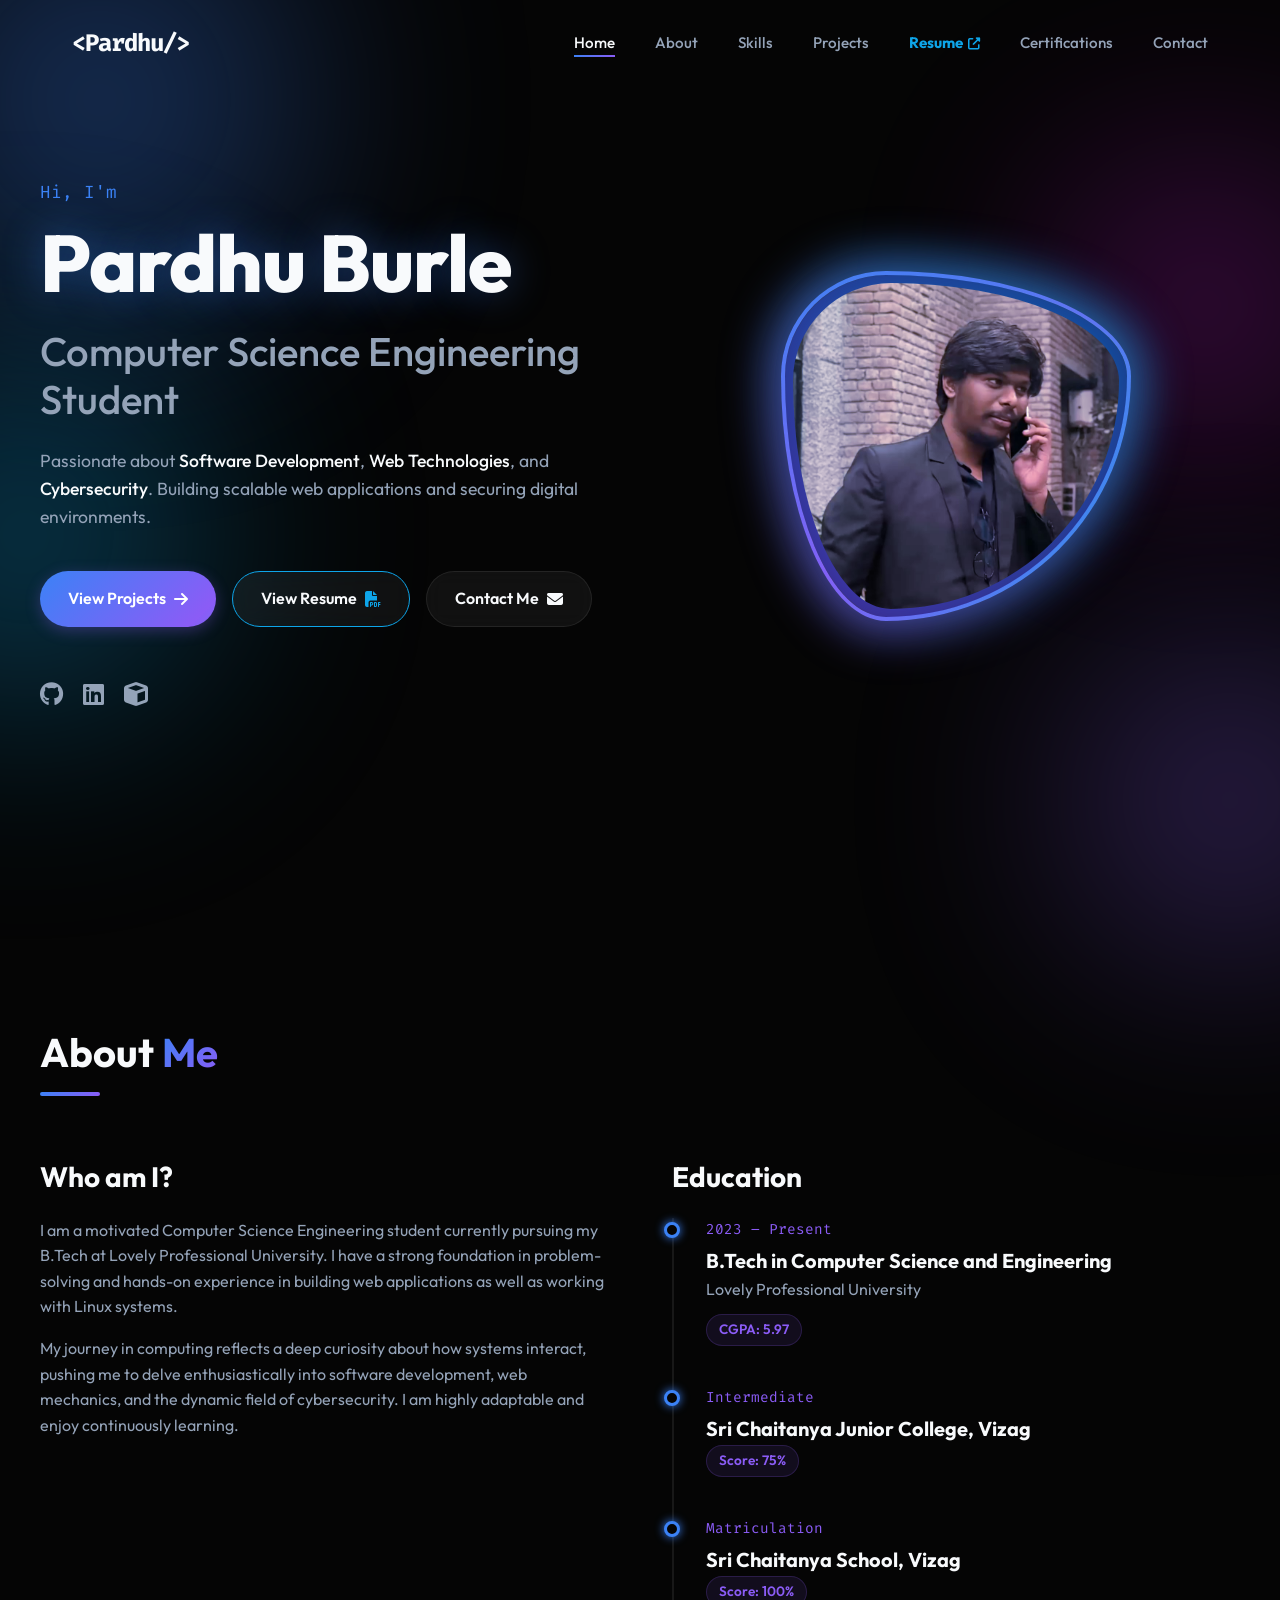
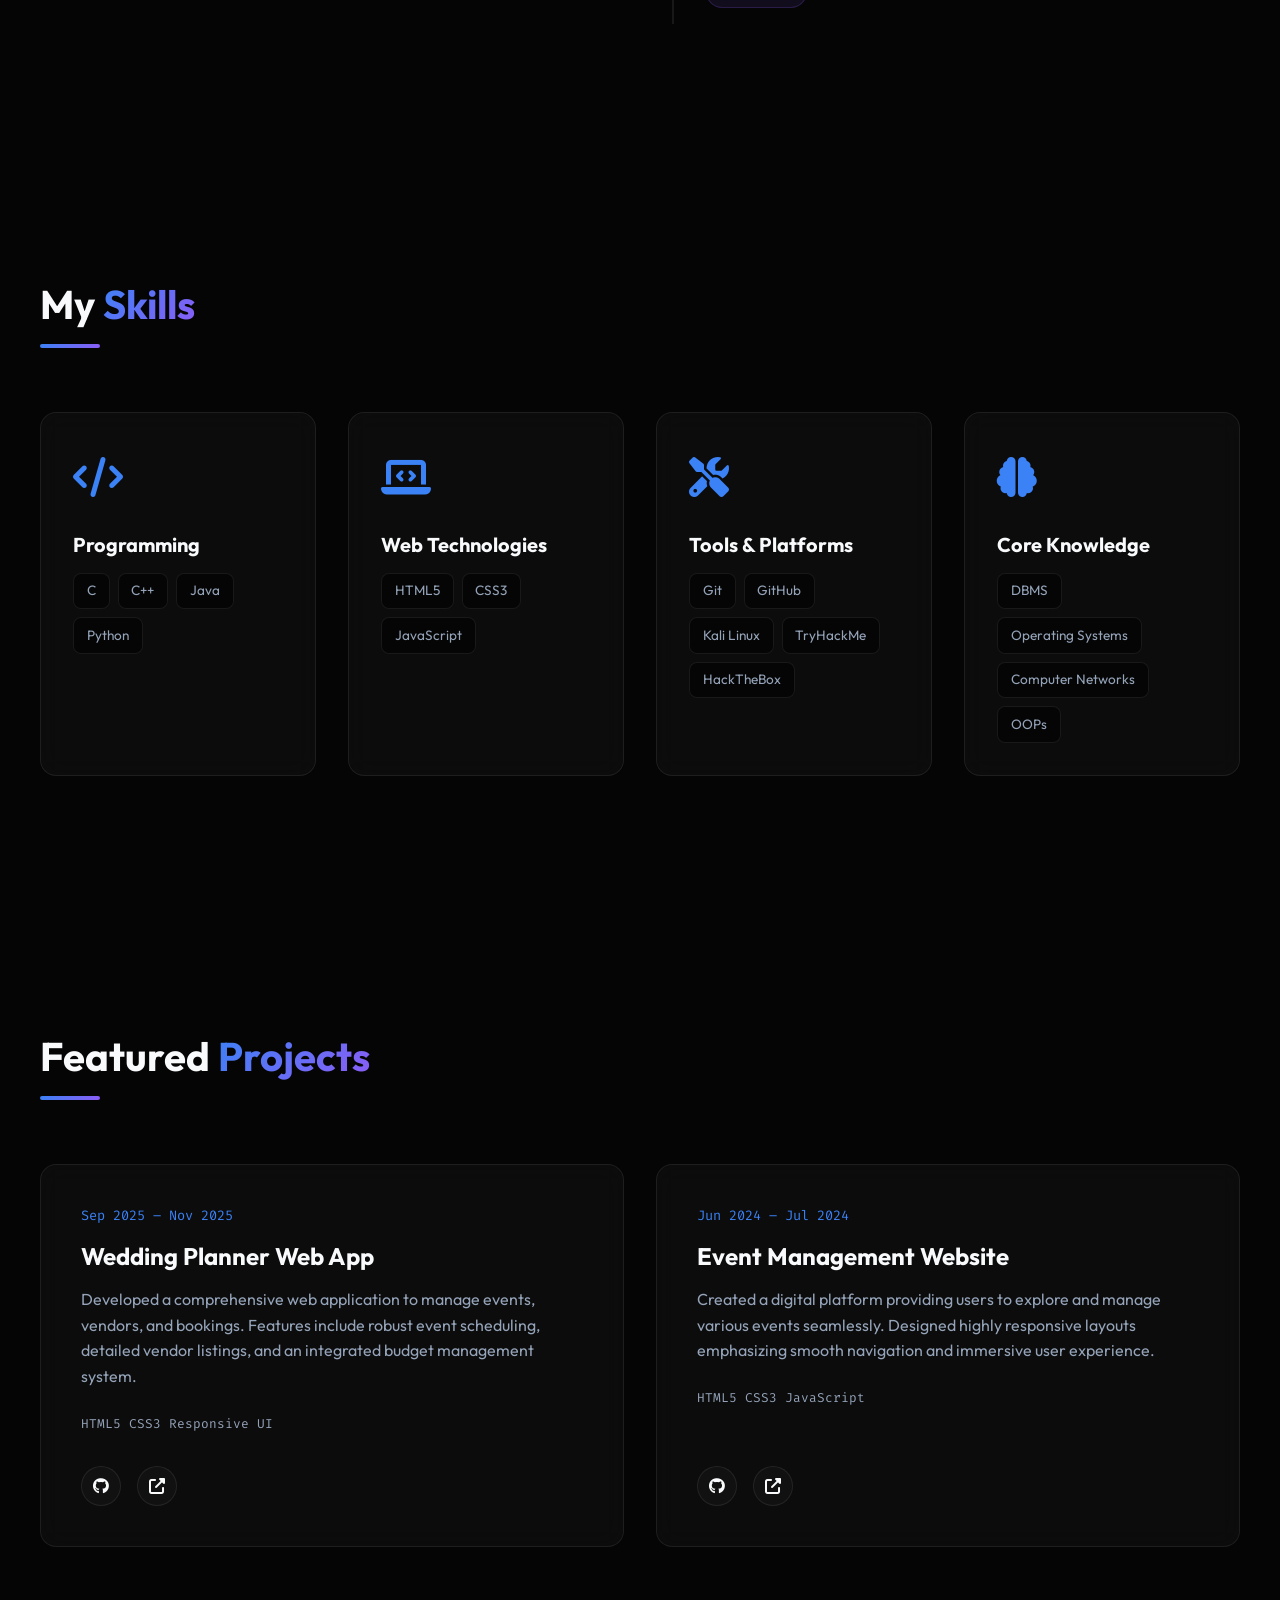
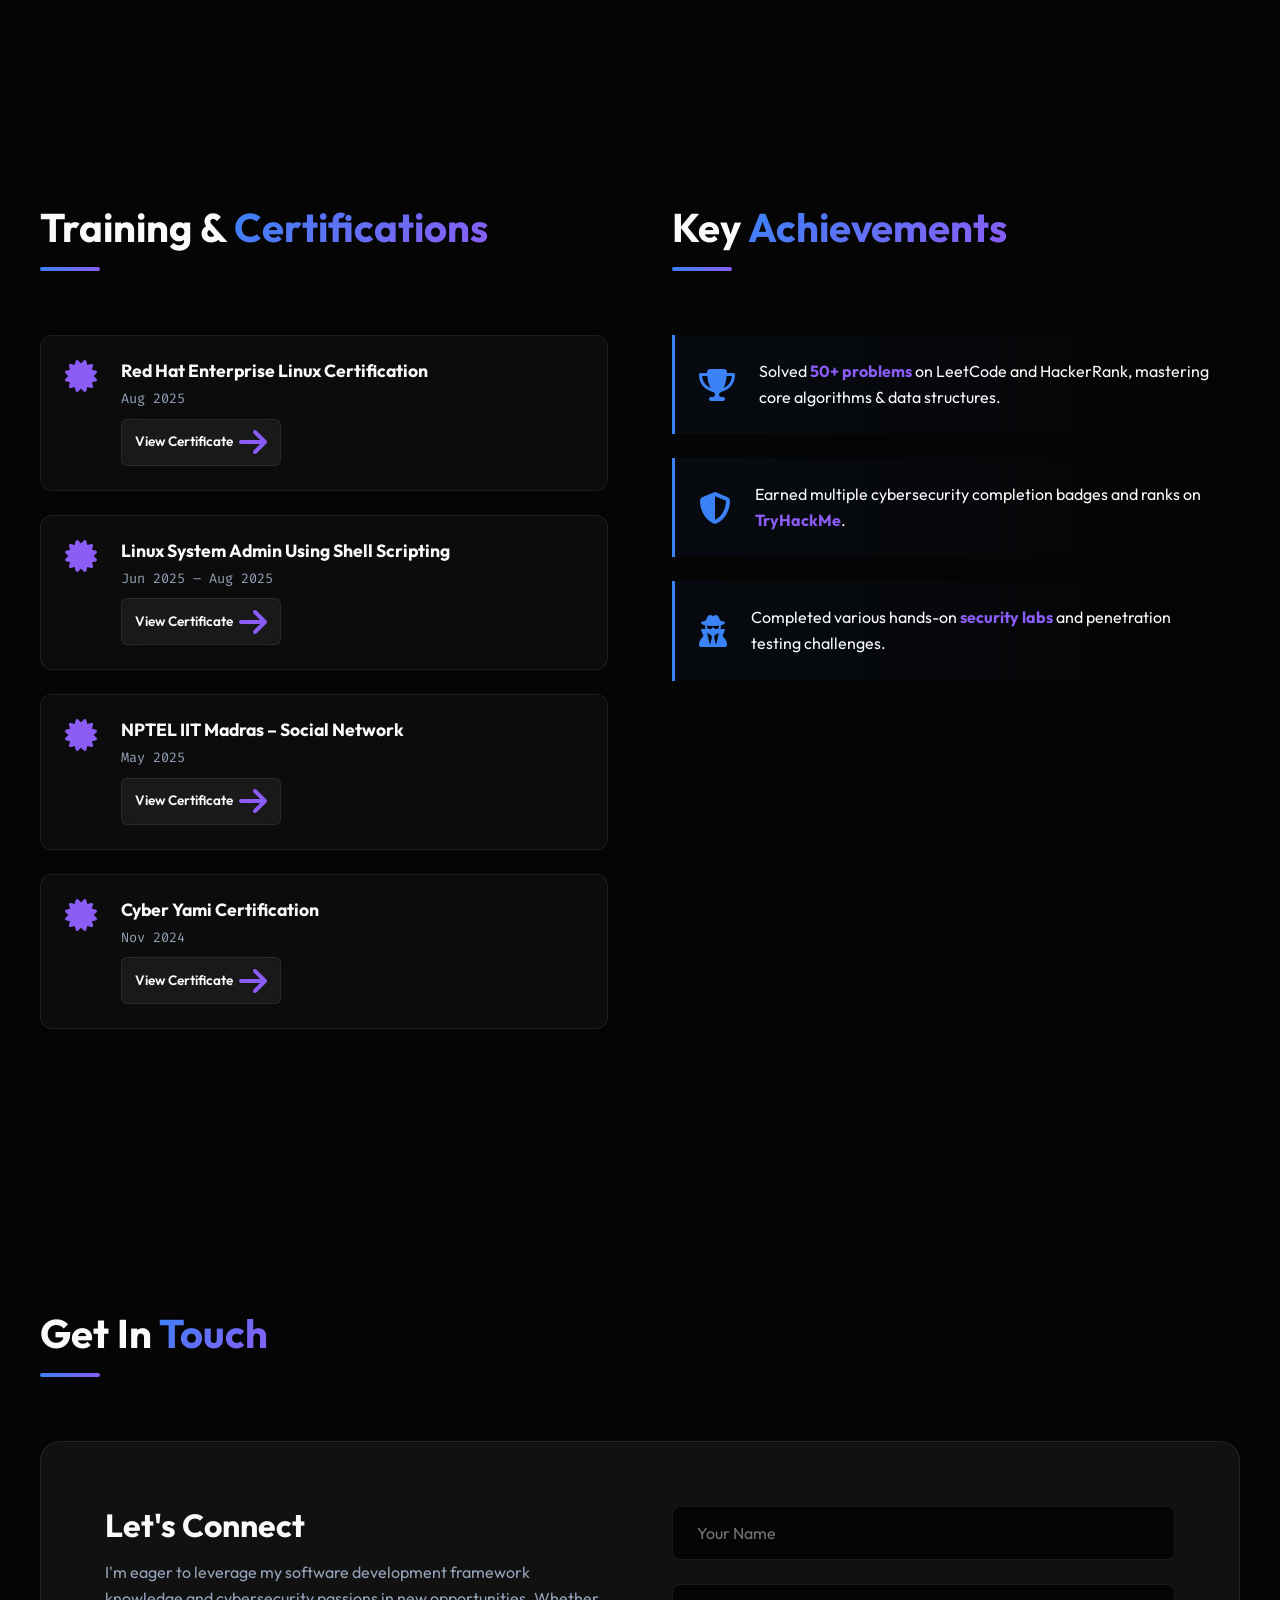
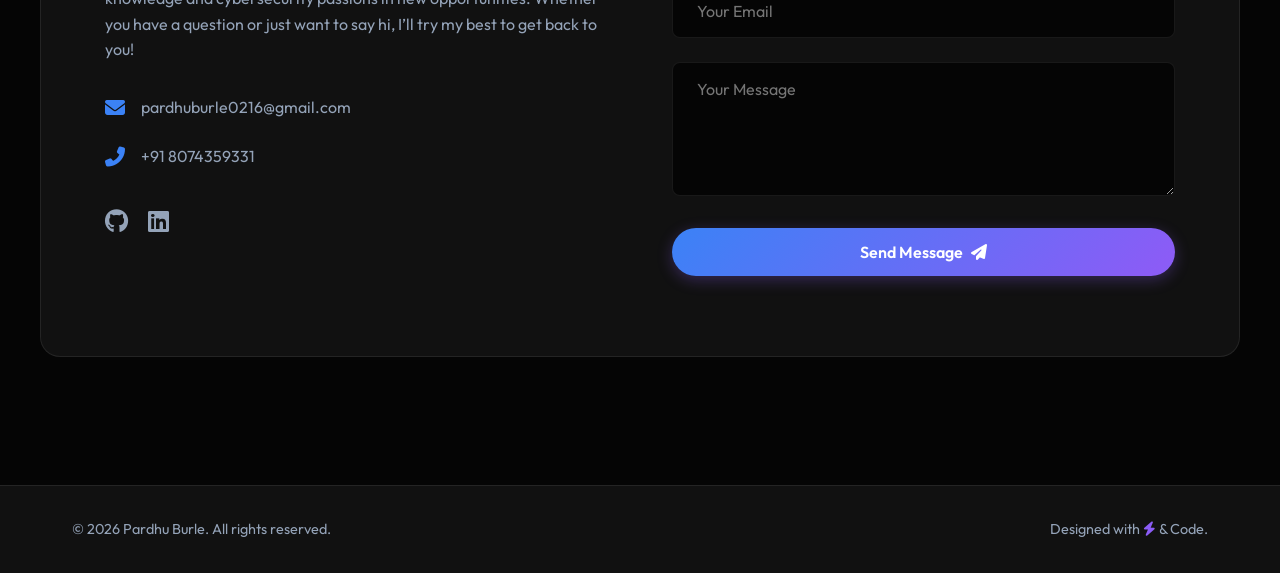
<file: index.html>
<!DOCTYPE html>
<html lang="en">
<head>
    <meta charset="UTF-8">
    <meta name="viewport" content="width=device-width, initial-scale=1.0">
    <title>Pardhu Burle | Portfolio</title>
    <meta name="description" content="Portfolio of Pardhu Burle, Computer Science Engineering student specializing in web technologies and cybersecurity.">
    <!-- Google Fonts -->
    <link href="https://fonts.googleapis.com/css2?family=Outfit:wght@300;400;500;600;700;800&display=swap" rel="stylesheet">
    <link href="https://fonts.googleapis.com/css2?family=Fira+Code:wght@400;500&display=swap" rel="stylesheet">
    <!-- FontAwesome -->
    <link rel="stylesheet" href="https://cdnjs.cloudflare.com/ajax/libs/font-awesome/6.4.0/css/all.min.css">
    <!-- Custom CSS -->
    <link rel="stylesheet" href="style.css">
</head>
<body>
    <!-- Background Gradient Orbs -->
    <div class="glow-bg glow-1"></div>
    <div class="glow-bg glow-2"></div>
    <div class="glow-bg glow-3"></div>
    <div class="glow-bg glow-4"></div>

    <!-- Navigation Bar -->
    <header>
        <nav class="navbar container">
            <a href="#home" class="logo">&lt;Pardhu/&gt;</a>
            <ul class="nav-links">
                <li><a href="#home" class="active">Home</a></li>
                <li><a href="#about">About</a></li>
                <li><a href="#skills">Skills</a></li>
                <li><a href="#projects">Projects</a></li>
                <li><a href="CV_202603101530105610_12312298.pdf" target="_blank" style="color: var(--accent); font-weight: 700;">Resume <i class="fas fa-external-link-alt" style="font-size: 0.8em; margin-left: 2px;"></i></a></li>
                <li><a href="#certifications">Certifications</a></li>
                <li><a href="#contact">Contact</a></li>
            </ul>
            <div class="hamburger">
                <i class="fas fa-bars"></i>
            </div>
        </nav>
    </header>

    <main>
        <!-- Home Section -->
        <section id="home" class="hero container section-padding">
            <div class="hero-content reveal">
                <p class="subtitle">Hi, I'm</p>
                <h1 class="title">Pardhu Burle</h1>
                <h2 class="role">Computer Science Engineering Student</h2>
                <p class="description">
                    Passionate about <span>Software Development</span>, <span>Web Technologies</span>, and <span>Cybersecurity</span>. 
                    Building scalable web applications and securing digital environments.
                </p>
                <div class="hero-cta">
                    <a href="#projects" class="btn btn-primary">View Projects <i class="fas fa-arrow-right"></i></a>
                    <a href="CV_202603101530105610_12312298.pdf" target="_blank" class="btn btn-outline" style="border-color: var(--accent); color: var(--text-primary);">View Resume <i class="fas fa-file-pdf" style="color: var(--accent);"></i></a>
                    <a href="#contact" class="btn btn-outline">Contact Me <i class="fas fa-envelope"></i></a>
                </div>
                <div class="social-links">
                    <a href="https://github.com/Pardhu-Burle" target="_blank"><i class="fab fa-github"></i></a>
                    <a href="https://www.linkedin.com/in/b-pardhu/" target="_blank"><i class="fab fa-linkedin"></i></a>
                    <!-- TryHackMe/HackTheBox icons (using cube as placeholder) -->
                    <a href="#" target="_blank" title="TryHackMe"><i class="fas fa-cube"></i></a>
                </div>
            </div>
            <div class="hero-image reveal">
                <div class="image-wrapper">
                    <img id="profile-img" src="WhatsApp Image 2026-03-23 at 11.54.32 PM.jpeg" alt="Pardhu Burle">
                    <div class="orb"></div>
                </div>
            </div>
        </section>

        <!-- About Section -->
        <section id="about" class="about container section-padding">
            <div class="section-title reveal">
                <h2>About <span>Me</span></h2>
                <div class="line"></div>
            </div>
            <div class="about-content">
                <div class="about-text reveal">
                    <h3>Who am I?</h3>
                    <p>I am a motivated Computer Science Engineering student currently pursuing my B.Tech at Lovely Professional University. I have a strong foundation in problem-solving and hands-on experience in building web applications as well as working with Linux systems.</p>
                    <p>My journey in computing reflects a deep curiosity about how systems interact, pushing me to delve enthusiastically into software development, web mechanics, and the dynamic field of cybersecurity. I am highly adaptable and enjoy continuously learning.</p>
                </div>
                <div class="education reveal">
                    <h3>Education</h3>
                    <div class="timeline">
                        <div class="timeline-item">
                            <div class="timeline-dot"></div>
                            <div class="timeline-date">2023 – Present</div>
                            <h4>B.Tech in Computer Science and Engineering</h4>
                            <p>Lovely Professional University</p>
                            <span class="badge">CGPA: 5.97</span>
                        </div>
                        <div class="timeline-item">
                            <div class="timeline-dot"></div>
                            <div class="timeline-date">Intermediate</div>
                            <h4>Sri Chaitanya Junior College, Vizag</h4>
                            <span class="badge">Score: 75%</span>
                        </div>
                        <div class="timeline-item">
                            <div class="timeline-dot"></div>
                            <div class="timeline-date">Matriculation</div>
                            <h4>Sri Chaitanya School, Vizag</h4>
                            <span class="badge">Score: 100%</span>
                        </div>
                    </div>
                </div>
            </div>
        </section>

        <!-- Skills Section -->
        <section id="skills" class="skills container section-padding">
            <div class="section-title reveal">
                <h2>My <span>Skills</span></h2>
                <div class="line"></div>
            </div>
            <div class="skills-grid reveal">
                <!-- Card 1 -->
                <div class="skill-card">
                    <div class="skill-icon"><i class="fas fa-code"></i></div>
                    <h3>Programming</h3>
                    <div class="skill-tags">
                        <span>C</span>
                        <span>C++</span>
                        <span>Java</span>
                        <span>Python</span>
                    </div>
                </div>
                <!-- Card 2 -->
                <div class="skill-card">
                    <div class="skill-icon"><i class="fas fa-laptop-code"></i></div>
                    <h3>Web Technologies</h3>
                    <div class="skill-tags">
                        <span>HTML5</span>
                        <span>CSS3</span>
                        <span>JavaScript</span>
                    </div>
                </div>
                <!-- Card 3 -->
                <div class="skill-card">
                    <div class="skill-icon"><i class="fas fa-tools"></i></div>
                    <h3>Tools & Platforms</h3>
                    <div class="skill-tags">
                        <span>Git</span>
                        <span>GitHub</span>
                        <span>Kali Linux</span>
                        <span>TryHackMe</span>
                        <span>HackTheBox</span>
                    </div>
                </div>
                <!-- Card 4 -->
                <div class="skill-card">
                    <div class="skill-icon"><i class="fas fa-brain"></i></div>
                    <h3>Core Knowledge</h3>
                    <div class="skill-tags">
                        <span>DBMS</span>
                        <span>Operating Systems</span>
                        <span>Computer Networks</span>
                        <span>OOPs</span>
                    </div>
                </div>
            </div>
        </section>

        <!-- Projects Section -->
        <section id="projects" class="projects container section-padding">
            <div class="section-title reveal">
                <h2>Featured <span>Projects</span></h2>
                <div class="line"></div>
            </div>
            <div class="projects-grid reveal">
                <!-- Project 1 -->
                <div class="project-card">
                    <div class="project-content">
                        <span class="date">Sep 2025 – Nov 2025</span>
                        <h3>Wedding Planner Web App</h3>
                        <p>Developed a comprehensive web application to manage events, vendors, and bookings. Features include robust event scheduling, detailed vendor listings, and an integrated budget management system.</p>
                        <div class="tech-stack">
                            <span>HTML5</span>
                            <span>CSS3</span>
                            <span>Responsive UI</span>
                        </div>
                    </div>
                    <div class="project-links">
                        <a href="https://github.com/Pardhu-Burle/wedding-planner" class="btn-icon" title="View Code"><i class="fab fa-github"></i></a>
                        <a href="https://pardhu-burle.github.io/wedding-planner/W.html" class="btn-icon" title="Live Preview"><i class="fas fa-external-link-alt"></i></a>
                    </div>
                </div>
                <!-- Project 2 -->
                <div class="project-card">
                    <div class="project-content">
                        <span class="date">Jun 2024 – Jul 2024</span>
                        <h3>Event Management Website</h3>
                        <p>Created a digital platform providing users to explore and manage various events seamlessly. Designed highly responsive layouts emphasizing smooth navigation and immersive user experience.</p>
                        <div class="tech-stack">
                            <span>HTML5</span>
                            <span>CSS3</span>
                            <span>JavaScript</span>
                        </div>
                    </div>
                    <div class="project-links">
                        <a href="https://github.com/Pardhu-Burle/event-management" class="btn-icon" title="View Code"><i class="fab fa-github"></i></a>
                        <a href="#" class="btn-icon" title="Live Preview"><i class="fas fa-external-link-alt"></i></a>
                    </div>
                </div>
            </div>
        </section>

        <!-- Certifications & Achievements Section -->
        <section id="certifications" class="cert-achievements container section-padding">
            <div class="grid-2-col">
                <!-- Certifications -->
                <div class="certifications reveal">
                    <div class="section-title">
                        <h2>Training & <span>Certifications</span></h2>
                        <div class="line"></div>
                    </div>
                    <ul class="list-styled">
                        <li>
                            <i class="fas fa-certificate"></i>
                            <div>
                                <h4>Red Hat Enterprise Linux Certification</h4>
                                <span>Aug 2025</span>
                                <div style="margin-top: 0.5rem;">
                                    <a href="certificate-view.html?id=rhel" class="btn btn-outline" style="padding: 0.4rem 0.8rem; font-size: 0.85rem; border-radius: 6px; border: 1px solid var(--border-color); display: inline-flex; align-items: center; gap: 0.4rem; color: var(--text-primary); text-decoration: none;">View Certificate <i class="fas fa-arrow-right"></i></a>
                                </div>
                            </div>
                        </li>
                        <li>
                            <i class="fas fa-certificate"></i>
                            <div>
                                <h4>Linux System Admin Using Shell Scripting</h4>
                                <span>Jun 2025 – Aug 2025</span>
                                <div style="margin-top: 0.5rem;">
                                    <a href="certificate-view.html?id=linux" class="btn btn-outline" style="padding: 0.4rem 0.8rem; font-size: 0.85rem; border-radius: 6px; border: 1px solid var(--border-color); display: inline-flex; align-items: center; gap: 0.4rem; color: var(--text-primary); text-decoration: none;">View Certificate <i class="fas fa-arrow-right"></i></a>
                                </div>
                            </div>
                        </li>
                        <li>
                            <i class="fas fa-certificate"></i>
                            <div>
                                <h4>NPTEL IIT Madras – Social Network</h4>
                                <span>May 2025</span>
                                <div style="margin-top: 0.5rem;">
                                    <a href="certificate-view.html?id=nptel" class="btn btn-outline" style="padding: 0.4rem 0.8rem; font-size: 0.85rem; border-radius: 6px; border: 1px solid var(--border-color); display: inline-flex; align-items: center; gap: 0.4rem; color: var(--text-primary); text-decoration: none;">View Certificate <i class="fas fa-arrow-right"></i></a>
                                </div>
                            </div>
                        </li>
                        <li>
                            <i class="fas fa-certificate"></i>
                            <div>
                                <h4>Cyber Yami Certification</h4>
                                <span>Nov 2024</span>
                                <div style="margin-top: 0.5rem;">
                                    <a href="certificate-view.html?id=cyber" class="btn btn-outline" style="padding: 0.4rem 0.8rem; font-size: 0.85rem; border-radius: 6px; border: 1px solid var(--border-color); display: inline-flex; align-items: center; gap: 0.4rem; color: var(--text-primary); text-decoration: none;">View Certificate <i class="fas fa-arrow-right"></i></a>
                                </div>
                            </div>
                        </li>
                    </ul>
                </div>

                <!-- Achievements -->
                <div class="achievements reveal" id="achievements">
                    <div class="section-title">
                        <h2>Key <span>Achievements</span></h2>
                        <div class="line"></div>
                    </div>
                    <div class="achievement-cards">
                        <div class="achieve-card">
                            <i class="fas fa-trophy"></i>
                            <p>Solved <strong>50+ problems</strong> on LeetCode and HackerRank, mastering core algorithms & data structures.</p>
                        </div>
                        <div class="achieve-card">
                            <i class="fas fa-shield-alt"></i>
                            <p>Earned multiple cybersecurity completion badges and ranks on <strong>TryHackMe</strong>.</p>
                        </div>
                        <div class="achieve-card">
                            <i class="fas fa-user-secret"></i>
                            <p>Completed various hands-on <strong>security labs</strong> and penetration testing challenges.</p>
                        </div>
                    </div>
                </div>
            </div>
        </section>

        <!-- Contact Section -->
        <section id="contact" class="contact container section-padding">
            <div class="section-title reveal">
                <h2>Get In <span>Touch</span></h2>
                <div class="line"></div>
            </div>
            <div class="contact-wrapper reveal">
                <div class="contact-info">
                    <h3>Let's Connect</h3>
                    <p>I'm eager to leverage my software development framework knowledge and cybersecurity passions in new opportunities. Whether you have a question or just want to say hi, I’ll try my best to get back to you!</p>
                    
                    <div class="info-item mt-4">
                        <i class="fas fa-envelope"></i>
                        <a href="mailto:pardhuburle0216@gmail.com">pardhuburle0216@gmail.com</a>
                    </div>
                    <div class="info-item">
                        <i class="fas fa-phone-alt"></i>
                        <a href="tel:+918074359331">+91 8074359331</a>
                    </div>
                    
                    <div class="social-links mt-4">
                        <a href="https://github.com/Pardhu-Burle" target="_blank" title="GitHub"><i class="fab fa-github"></i></a>
                        <a href="https://www.linkedin.com/in/b-pardhu/" target="_blank" title="LinkedIn"><i class="fab fa-linkedin"></i></a>
                    </div>
                </div>

                <form class="contact-form" id="contactForm">
                    <div class="form-group">
                        <input type="text" id="name" required placeholder="Your Name">
                    </div>
                    <div class="form-group">
                        <input type="email" id="email" required placeholder="Your Email">
                    </div>
                    <div class="form-group">
                        <textarea id="message" rows="5" required placeholder="Your Message"></textarea>
                    </div>
                    <button type="submit" class="btn btn-primary submit-btn">
                        <span>Send Message</span> <i class="fas fa-paper-plane"></i>
                    </button>
                    <div class="form-message" id="formMessage"></div>
                </form>
            </div>
        </section>
    </main>

    <!-- Footer -->
    <footer>
        <div class="container footer-content">
            <p>&copy; 2026 Pardhu Burle. All rights reserved.</p>
            <p>Designed with <i class="fas fa-bolt text-purple"></i> & Code.</p>
        </div>
    </footer>

    <!-- Custom Script -->
    <script src="script.js"></script>
</body>
</html>
</file>
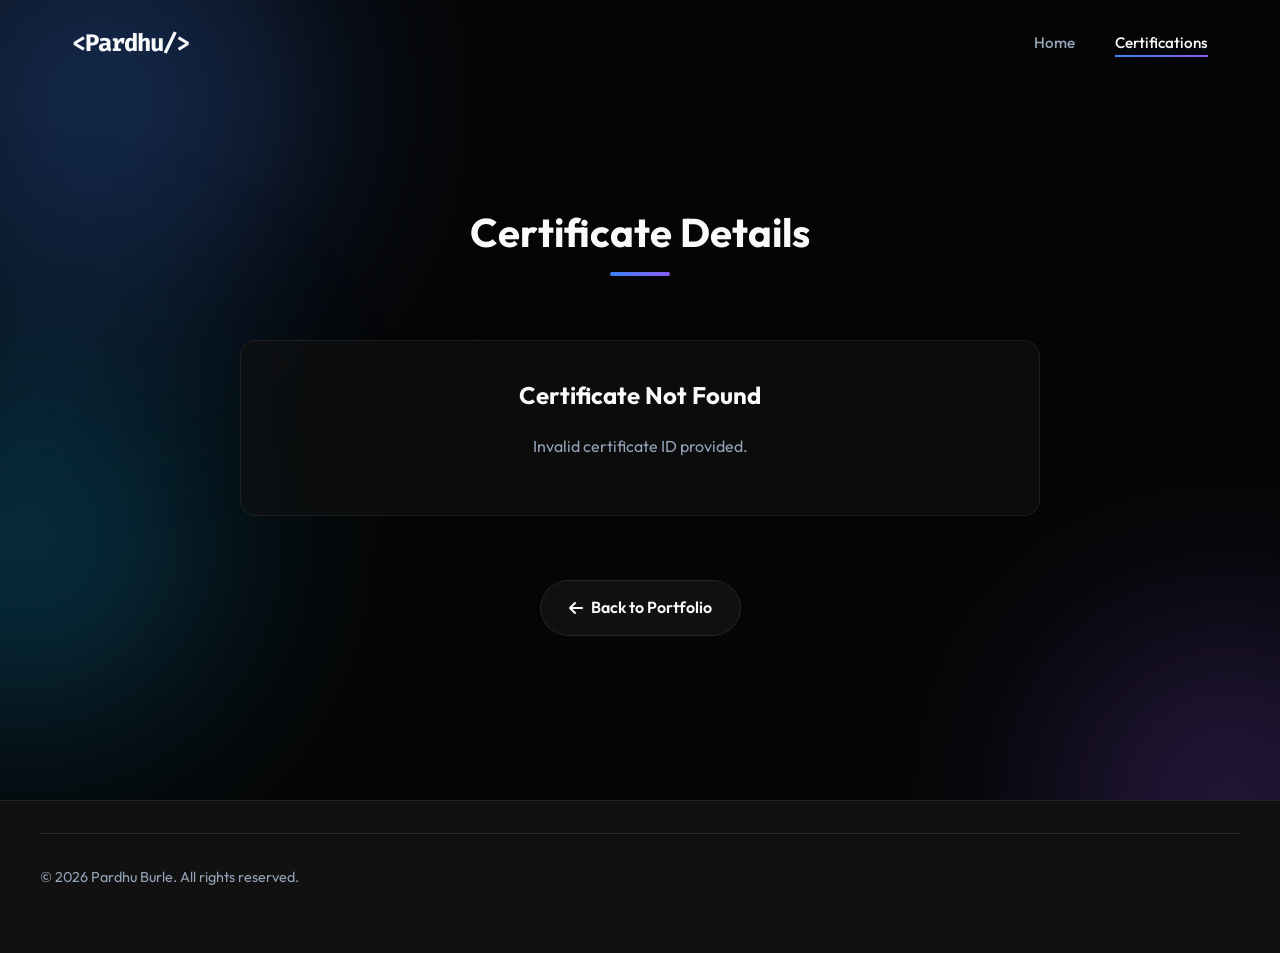
<file: certificate-view.html>
<!DOCTYPE html>
<html lang="en">
<head>
    <meta charset="UTF-8">
    <meta name="viewport" content="width=device-width, initial-scale=1.0">
    <title>Certificate Details | Pardhu Burle</title>
    <!-- Google Fonts -->
    <link href="https://fonts.googleapis.com/css2?family=Outfit:wght@300;400;500;600;700;800&display=swap" rel="stylesheet">
    <link href="https://fonts.googleapis.com/css2?family=Fira+Code:wght@400;500&display=swap" rel="stylesheet">
    <!-- FontAwesome -->
    <link rel="stylesheet" href="https://cdnjs.cloudflare.com/ajax/libs/font-awesome/6.4.0/css/all.min.css">
    <!-- Custom CSS -->
    <link rel="stylesheet" href="style.css">
    <style>
        .cert-item {
            background: rgba(17, 17, 17, 0.6);
            backdrop-filter: blur(12px);
            border: 1px solid var(--border-color);
            border-radius: 16px;
            padding: 2.5rem;
            text-align: center;
            max-width: 800px;
            margin: 3rem auto;
            transition: all 0.4s cubic-bezier(0.175, 0.885, 0.32, 1.275);
        }
        .cert-item:hover {
            border-color: rgba(59, 130, 246, 0.4);
            box-shadow: 0 15px 35px rgba(59, 130, 246, 0.2);
        }
        .cert-item img {
            max-width: 100%;
            height: auto;
            border-radius: 8px;
            border: 1px solid var(--border-color);
            box-shadow: 0 10px 30px rgba(0,0,0,0.3);
        }
        .cert-item h3 {
            font-size: 1.5rem;
            color: var(--text-primary);
        }
    </style>
</head>
<body>
    <!-- Background Gradient Orbs -->
    <div class="glow-bg glow-1"></div>
    <div class="glow-bg glow-2"></div>
    <div class="glow-bg glow-3"></div>

    <!-- Navigation Bar -->
    <header>
        <nav class="navbar container">
            <a href="index.html#home" class="logo">&lt;Pardhu/&gt;</a>
            <ul class="nav-links">
                <li><a href="index.html#home">Home</a></li>
                <li><a href="index.html#certifications" class="active">Certifications</a></li>
            </ul>
        </nav>
    </header>

    <main>
        <section class="container section-padding" style="margin-top: 80px; min-height: 80vh;">
            <div class="section-title" style="text-align: center; display: flex; flex-direction: column; align-items: center;">
                <h2>Certificate Details</h2>
                <div class="line"></div>
            </div>
            
            <div class="cert-item" id="certContainer">
                <h3 id="certTitle">Loading...</h3>
                <div id="certImageContainer" style="margin-top: 1.5rem;">
                    <!-- Image or placeholder inserted here via JS -->
                </div>
            </div>

            <div style="margin-top: 4rem; text-align: center;">
                <a href="index.html#certifications" class="btn btn-outline"><i class="fas fa-arrow-left"></i> Back to Portfolio</a>
            </div>
        </section>
    </main>

    <!-- Footer -->
    <footer>
        <div class="container footer-content" style="text-align: center; padding: 2rem 0; border-top: 1px solid rgba(255, 255, 255, 0.1);">
            <p>&copy; 2026 Pardhu Burle. All rights reserved.</p>
        </div>
    </footer>

    <!-- Custom Script -->
    <script src="script.js"></script>
    <script>
        document.addEventListener('DOMContentLoaded', () => {
            const certData = {
                'rhel': {
                    title: 'Red Hat Enterprise Linux Certification',
                    image: 'rhel-cert-2.png'
                },
                'linux': {
                    title: 'Linux System Admin Using Shell Scripting',
                    image: 'rhel-cert-1.png'
                },
                'nptel': {
                    title: 'NPTEL IIT Madras – Social Network',
                    image: 'cert-3.jpeg'
                },
                'cyber': {
                    title: 'Cyber Yami Certification',
                    image: 'Screenshot 2026-03-23 233723.png'
                }
            };

            const params = new URLSearchParams(window.location.search);
            const certId = params.get('id');
            const data = certData[certId];

            if (data) {
                document.getElementById('certTitle').textContent = data.title;
                const imgContainer = document.getElementById('certImageContainer');
                
                if (data.image) {
                    imgContainer.innerHTML = `<img src="${data.image}" alt="${data.title}">`;
                } else {
                    imgContainer.innerHTML = `
                        <i class="fas fa-image" style="font-size: 4rem; color: var(--text-secondary); margin: 2rem 0; display: inline-block;"></i>
                        <p style="color: var(--text-secondary); font-size: 1.1rem;">Image coming soon. The certificate image will be updated shortly!</p>
                    `;
                    document.getElementById('certContainer').style.padding = "5rem 2.5rem";
                }
            } else {
                document.getElementById('certTitle').textContent = "Certificate Not Found";
                document.getElementById('certImageContainer').innerHTML = "<p>Invalid certificate ID provided.</p>";
            }
        });
    </script>
</body>
</html>
</file>
<file: style.css>
/* Base Variables */
:root {
    --bg-color: #050505;
    --surface-color: #111111;
    --surface-hover: #1a1a1a;
    --text-primary: #f8fafc;
    --text-secondary: #94a3b8;
    --primary-color: #3b82f6;   /* Rich Blue */
    --secondary-color: #8b5cf6; /* Vivid Purple */
    --accent: #0ea5e9;
    --border-color: rgba(255, 255, 255, 0.08);
    --glass-bg: rgba(17, 17, 17, 0.6);
    --glass-border: rgba(255, 255, 255, 0.05);
    
    --grad-text: linear-gradient(135deg, var(--primary-color), var(--secondary-color));
    
    --transition: all 0.3s cubic-bezier(0.4, 0, 0.2, 1);
    --font-main: 'Outfit', sans-serif;
    --font-mono: 'Fira Code', monospace;
}

* {
    margin: 0;
    padding: 0;
    box-sizing: border-box;
}

html {
    scroll-behavior: smooth;
}

body {
    font-family: var(--font-main);
    background-color: var(--bg-color);
    color: var(--text-primary);
    line-height: 1.6;
    overflow-x: hidden;
}

/* Background Glowing Orbs */
.glow-bg {
    position: fixed;
    border-radius: 50%;
    filter: blur(120px);
    z-index: -1;
    opacity: 0.35;
    animation: float 10s infinite ease-in-out alternate;
}

.glow-1 {
    width: 400px;
    height: 400px;
    background: var(--primary-color);
    top: -100px;
    left: -100px;
}

.glow-2 {
    width: 300px;
    height: 300px;
    background: var(--secondary-color);
    bottom: -50px;
    right: -100px;
    animation-delay: -5s;
}

.glow-3 {
    width: 350px;
    height: 350px;
    background: var(--accent);
    top: 40%;
    left: -150px;
    animation-delay: -3s;
    animation-duration: 12s;
}

.glow-4 {
    width: 250px;
    height: 250px;
    background: #e81cff;
    top: 20%;
    right: -50px;
    animation-delay: -7s;
    animation-duration: 15s;
}

@keyframes float {
    0% { transform: translate(0, 0) scale(1); }
    100% { transform: translate(30px, 50px) scale(1.1); }
}

/* Base Utility Classes */
.container {
    max-width: 1200px;
    margin: 0 auto;
    padding: 0 2rem;
}

.section-padding {
    padding: 8rem 0;
}

.text-purple {
    color: var(--secondary-color);
}

span.gradient-text, h2 span {
    background: var(--grad-text);
    -webkit-background-clip: text;
    background-clip: text;
    -webkit-text-fill-color: transparent;
}

p {
    color: var(--text-secondary);
    margin-bottom: 1rem;
}

h1, h2, h3, h4 {
    line-height: 1.2;
}

/* UI Buttons */
.btn {
    display: inline-flex;
    align-items: center;
    gap: 0.5rem;
    padding: 0.875rem 1.75rem;
    border-radius: 50px;
    font-weight: 600;
    text-decoration: none;
    transition: var(--transition);
    cursor: pointer;
    font-family: var(--font-main);
    border: none;
    font-size: 1rem;
}

.btn-primary {
    background: linear-gradient(135deg, var(--primary-color), var(--secondary-color), var(--accent));
    background-size: 200% auto;
    color: white;
    box-shadow: 0 4px 15px rgba(139, 92, 246, 0.3);
    border: none;
    transition: all 0.5s ease;
}

.btn-primary:hover {
    background-position: right center;
    box-shadow: 0 8px 25px rgba(139, 92, 246, 0.6);
    transform: translateY(-3px) scale(1.05);
}

.btn-outline {
    background: rgba(255, 255, 255, 0.05);
    color: var(--text-primary);
    border: 1px solid var(--border-color);
    backdrop-filter: blur(10px);
    transition: all 0.4s ease;
}

.btn-outline:hover {
    border-color: var(--primary-color);
    background: rgba(59, 130, 246, 0.15);
    box-shadow: 0 0 20px rgba(59, 130, 246, 0.3);
    transform: translateY(-3px) scale(1.05);
}

.btn-icon {
    width: 40px;
    height: 40px;
    border-radius: 50%;
    display: flex;
    align-items: center;
    justify-content: center;
    background: var(--surface-color);
    color: var(--text-primary);
    text-decoration: none;
    transition: var(--transition);
    border: 1px solid var(--border-color);
}

.btn-icon:hover {
    background: var(--primary-color);
    border-color: var(--primary-color);
    transform: translateY(-2px);
}

/* Header & Navigation Layer */
header {
    position: fixed;
    top: 0;
    left: 0;
    width: 100%;
    z-index: 1000;
    transition: var(--transition);
}

header.scrolled {
    background: rgba(5, 5, 5, 0.75);
    backdrop-filter: blur(20px);
    -webkit-backdrop-filter: blur(20px);
    border-bottom: 1px solid rgba(255, 255, 255, 0.1);
    box-shadow: 0 10px 30px rgba(0, 0, 0, 0.5);
    padding: 0.5rem 0;
}

.navbar {
    display: flex;
    justify-content: space-between;
    align-items: center;
    padding: 1.5rem 2rem;
}

.logo {
    font-size: 1.5rem;
    font-weight: 800;
    text-decoration: none;
    color: var(--text-primary);
    font-family: var(--font-mono);
    letter-spacing: -1px;
    position: relative;
    z-index: 1001;
}

.nav-links {
    display: flex;
    gap: 2.5rem;
    list-style: none;
}

.nav-links a {
    text-decoration: none;
    color: var(--text-secondary);
    font-weight: 500;
    transition: var(--transition);
    font-size: 0.95rem;
    position: relative;
}

.nav-links a::after {
    content: '';
    position: absolute;
    bottom: -5px;
    left: 0;
    width: 0;
    height: 2px;
    background: var(--grad-text);
    transition: var(--transition);
}

.nav-links a:hover, .nav-links a.active {
    color: var(--text-primary);
}

.nav-links a:hover::after, .nav-links a.active::after {
    width: 100%;
}

.hamburger {
    display: none;
    cursor: pointer;
    font-size: 1.5rem;
    color: var(--text-primary);
    z-index: 1001;
}

/* Hero Section */
.hero {
    min-height: 100vh;
    display: flex;
    align-items: center;
    justify-content: space-between;
    padding-top: 120px;
    gap: 4rem;
}

.hero-content {
    flex: 1;
}

.subtitle {
    font-family: var(--font-mono);
    color: var(--primary-color);
    font-size: 1.1rem;
    margin-bottom: 0.5rem;
}

.hero .title {
    font-size: clamp(3rem, 8vw, 5rem);
    font-weight: 800;
    margin-bottom: 1rem;
    letter-spacing: -1px;
    text-shadow: 0 0 40px rgba(59, 130, 246, 0.4);
}

.hero .role {
    font-size: clamp(1.5rem, 4vw, 2.5rem);
    color: var(--text-secondary);
    margin-bottom: 1.5rem;
    font-weight: 500;
}

.hero .description {
    font-size: 1.1rem;
    max-width: 600px;
    margin-bottom: 2.5rem;
}

.hero .description span {
    color: var(--text-primary);
    font-weight: 500;
}

.hero-cta {
    display: flex;
    gap: 1rem;
    margin-bottom: 3rem;
}

.social-links {
    display: flex;
    gap: 1.25rem;
}

.social-links a {
    color: var(--text-secondary);
    font-size: 1.5rem;
    transition: var(--transition);
}

.social-links a:hover {
    color: var(--primary-color);
    transform: translateY(-3px);
}

.hero-image {
    flex: 1;
    display: flex;
    justify-content: center;
    position: relative;
    perspective: 1000px;
}

.image-wrapper {
    position: relative;
    width: 350px;
    height: 350px;
    border-radius: 30% 70% 70% 30% / 30% 30% 70% 70%;
    background: var(--surface-color);
    padding: 8px; /* For the gradient border effect */
    background: linear-gradient(var(--bg-color), var(--bg-color)) padding-box,
                linear-gradient(135deg, var(--primary-color), var(--secondary-color), var(--accent)) border-box;
    border: 4px solid transparent;
    animation: morph 8s ease-in-out infinite alternate, float-avatar 6s ease-in-out infinite;
    box-shadow: 0 0 50px rgba(59, 130, 246, 0.3), inset 0 0 20px rgba(139, 92, 246, 0.2);
    display: flex;
    align-items: center;
    justify-content: center;
    transition: transform 0.5s cubic-bezier(0.175, 0.885, 0.32, 1.275), box-shadow 0.5s ease;
    transform-style: preserve-3d;
}

.image-wrapper:hover {
    transform: translateY(-10px) scale(1.05) rotateY(10deg) rotateX(5deg);
    box-shadow: 0 20px 60px rgba(139, 92, 246, 0.6), inset 0 0 30px rgba(59, 130, 246, 0.5);
}

.image-wrapper::before {
    content: '';
    position: absolute;
    inset: -15px;
    border-radius: inherit;
    background: linear-gradient(45deg, var(--primary-color), var(--secondary-color), var(--accent), var(--primary-color));
    background-size: 300% 300%;
    z-index: -1;
    filter: blur(25px);
    opacity: 0.6;
    animation: gradient-shift 5s ease infinite, morph 8s ease-in-out infinite alternate;
    transition: opacity 0.5s ease, filter 0.5s ease;
}

.image-wrapper:hover::before {
    opacity: 1;
    filter: blur(35px);
    animation: gradient-shift 3s ease infinite, morph 8s ease-in-out infinite alternate;
}

.image-wrapper img {
    width: 100%;
    height: 100%;
    object-fit: cover;
    z-index: 2;
    border-radius: inherit;
    transition: transform 0.5s ease;
}

.image-wrapper:hover img {
    transform: scale(1.08);
}

.image-wrapper .orb {
    position: absolute;
    width: 100%;
    height: 100%;
    background: var(--grad-text);
    opacity: 0.3;
    z-index: 3;
    pointer-events: none;
    mix-blend-mode: overlay;
    border-radius: inherit;
}

@keyframes morph {
    0% { border-radius: 30% 70% 70% 30% / 30% 30% 70% 70%; }
    50% { border-radius: 50% 50% 30% 70% / 50% 50% 70% 30%; }
    100% { border-radius: 70% 30% 30% 70% / 70% 70% 30% 30%; }
}

@keyframes float-avatar {
    0%, 100% { transform: translateY(0); }
    50% { transform: translateY(-15px); }
}

@keyframes gradient-shift {
    0% { background-position: 0% 50%; }
    50% { background-position: 100% 50%; }
    100% { background-position: 0% 50%; }
}

/* Sections Global Layout */
.section-title {
    margin-bottom: 4rem;
    position: relative;
}

.section-title h2 {
    font-size: 2.5rem;
    font-weight: 700;
}

.section-title .line {
    width: 60px;
    height: 4px;
    background: var(--grad-text);
    margin-top: 1rem;
    border-radius: 2px;
}

/* About Section CSS */
.about-content {
    display: grid;
    grid-template-columns: 1fr 1fr;
    gap: 4rem;
}

.about-text h3, .education h3 {
    font-size: 1.75rem;
    margin-bottom: 1.5rem;
    color: var(--text-primary);
}

.timeline {
    border-left: 2px solid var(--border-color);
    padding-left: 2rem;
    padding-bottom: 1rem;
    position: relative;
}

.timeline-item {
    position: relative;
    margin-bottom: 2.5rem;
}

.timeline-item:last-child {
    margin-bottom: 0;
}

.timeline-dot {
    position: absolute;
    width: 16px;
    height: 16px;
    background: var(--bg-color);
    border: 3px solid var(--primary-color);
    border-radius: 50%;
    left: -2.6rem;
    top: 0.25rem;
    box-shadow: 0 0 10px var(--primary-color);
    animation: pulse-dot 2s infinite cubic-bezier(0.4, 0, 0.2, 1);
}

@keyframes pulse-dot {
    0% { box-shadow: 0 0 0 0 rgba(59, 130, 246, 0.5); }
    70% { box-shadow: 0 0 0 10px rgba(59, 130, 246, 0); }
    100% { box-shadow: 0 0 0 0 rgba(59, 130, 246, 0); }
}

.timeline-date {
    font-family: var(--font-mono);
    color: var(--secondary-color);
    font-size: 0.9rem;
    margin-bottom: 0.5rem;
}

.timeline-item h4 {
    font-size: 1.25rem;
    margin-bottom: 0.25rem;
}

.timeline-item p {
    margin-bottom: 0.75rem;
}

.badge {
    display: inline-block;
    padding: 0.25rem 0.75rem;
    background: rgba(139, 92, 246, 0.1);
    color: var(--secondary-color);
    border-radius: 20px;
    font-size: 0.85rem;
    font-weight: 600;
    border: 1px solid rgba(139, 92, 246, 0.2);
}

/* Skills Layout & Glass Cards */
.skills-grid {
    display: grid;
    grid-template-columns: repeat(auto-fit, minmax(250px, 1fr));
    gap: 2rem;
}

.skill-card {
    background: rgba(17, 17, 17, 0.6);
    border: 1px solid var(--border-color);
    border-radius: 16px;
    padding: 2rem;
    transition: all 0.4s cubic-bezier(0.175, 0.885, 0.32, 1.275);
    position: relative;
    overflow: hidden;
    backdrop-filter: blur(12px);
    -webkit-backdrop-filter: blur(12px);
}

.skill-card::before {
    content: '';
    position: absolute;
    top: 0;
    left: 0;
    width: 100%;
    height: 4px;
    background: linear-gradient(90deg, var(--primary-color), var(--secondary-color), var(--accent));
    transform: scaleX(0);
    transform-origin: left;
    transition: var(--transition);
}

.skill-card:hover {
    transform: translateY(-10px) scale(1.03);
    border-color: rgba(59, 130, 246, 0.4);
    box-shadow: 0 15px 35px rgba(59, 130, 246, 0.2), inset 0 0 20px rgba(59, 130, 246, 0.05);
    background: rgba(26, 26, 26, 0.8);
}

.skill-card:hover::before {
    transform: scaleX(1);
}

.skill-icon {
    font-size: 2.5rem;
    color: var(--primary-color);
    margin-bottom: 1.5rem;
}

.skill-card h3 {
    margin-bottom: 1rem;
    font-size: 1.25rem;
}

.skill-tags {
    display: flex;
    flex-wrap: wrap;
    gap: 0.5rem;
}

.skill-tags span {
    background: var(--bg-color);
    padding: 0.4rem 0.8rem;
    border-radius: 8px;
    font-size: 0.85rem;
    color: var(--text-secondary);
    border: 1px solid var(--border-color);
}

/* Projects Layer */
.projects-grid {
    display: grid;
    grid-template-columns: repeat(auto-fit, minmax(350px, 1fr));
    gap: 2rem;
}

.project-card {
    background: rgba(17, 17, 17, 0.6);
    backdrop-filter: blur(12px);
    border: 1px solid var(--border-color);
    border-radius: 16px;
    padding: 2.5rem;
    transition: all 0.4s cubic-bezier(0.175, 0.885, 0.32, 1.275);
    display: flex;
    flex-direction: column;
    justify-content: space-between;
    position: relative;
    overflow: hidden;
    z-index: 1;
}

.project-card::before {
    content: '';
    position: absolute;
    inset: 0;
    background: radial-gradient(circle at top right, rgba(139, 92, 246, 0.15), transparent 60%);
    opacity: 0;
    transition: opacity 0.4s ease;
    z-index: -1;
}

.project-card:hover::before {
    opacity: 1;
}

.project-card:hover {
    transform: translateY(-12px) scale(1.02);
    border-color: rgba(139, 92, 246, 0.5);
    box-shadow: 0 20px 40px rgba(139, 92, 246, 0.2), inset 0 0 20px rgba(139, 92, 246, 0.05);
}

.project-content .date {
    font-family: var(--font-mono);
    font-size: 0.85rem;
    color: var(--primary-color);
    margin-bottom: 1rem;
    display: block;
}

.project-content h3 {
    font-size: 1.5rem;
    margin-bottom: 1rem;
}

.tech-stack {
    display: flex;
    flex-wrap: wrap;
    gap: 0.5rem;
    margin-top: 1.5rem;
    margin-bottom: 2rem;
}

.tech-stack span {
    font-family: var(--font-mono);
    font-size: 0.8rem;
    color: var(--text-secondary);
}

.project-links {
    display: flex;
    gap: 1rem;
}

/* Certifications & Achievements Settings */
.grid-2-col {
    display: grid;
    grid-template-columns: 1fr 1fr;
    gap: 4rem;
}

.list-styled {
    list-style: none;
}

.list-styled li {
    display: flex;
    gap: 1.5rem;
    margin-bottom: 1.5rem;
    padding: 1.5rem;
    background: rgba(17, 17, 17, 0.6);
    backdrop-filter: blur(10px);
    border-radius: 12px;
    border: 1px solid var(--border-color);
    transition: all 0.4s cubic-bezier(0.175, 0.885, 0.32, 1.275);
}

.list-styled li:hover {
    border-color: rgba(59, 130, 246, 0.5);
    transform: translateX(10px) scale(1.02);
    background: rgba(59, 130, 246, 0.08);
    box-shadow: 0 10px 20px rgba(59, 130, 246, 0.15);
}

.list-styled li i {
    font-size: 2rem;
    color: var(--secondary-color);
}

.list-styled li h4 {
    margin-bottom: 0.25rem;
    font-size: 1.1rem;
}

.list-styled li span {
    font-size: 0.85rem;
    color: var(--text-secondary);
    font-family: var(--font-mono);
}

.achievement-cards {
    display: flex;
    flex-direction: column;
    gap: 1.5rem;
}

.achieve-card {
    display: flex;
    align-items: center;
    gap: 1.5rem;
    padding: 1.5rem;
    background: linear-gradient(to right, rgba(59, 130, 246, 0.05), transparent);
    border-left: 3px solid var(--primary-color);
    border-radius: 0 12px 12px 0;
    transition: var(--transition);
}
.achieve-card:hover {
    background: linear-gradient(to right, rgba(59, 130, 246, 0.08), transparent);
    border-color: var(--secondary-color);
}

.achieve-card i {
    font-size: 2rem;
    color: var(--primary-color);
}

.achieve-card p {
    margin: 0;
    color: var(--text-primary);
}

.achieve-card strong {
    color: var(--secondary-color);
}

/* Contact Module */
.contact-wrapper {
    display: grid;
    grid-template-columns: 1fr 1fr;
    gap: 4rem;
    background: var(--surface-color);
    border: 1px solid var(--border-color);
    border-radius: 20px;
    padding: 4rem;
}

.contact-info h3 {
    font-size: 2rem;
    margin-bottom: 1rem;
}

.info-item {
    display: flex;
    align-items: center;
    gap: 1rem;
    margin-bottom: 1.5rem;
}

.info-item i {
    color: var(--primary-color);
    font-size: 1.25rem;
}

.info-item a {
    color: var(--text-secondary);
    text-decoration: none;
    transition: var(--transition);
}

.info-item a:hover {
    color: var(--primary-color);
}

.mt-4 { margin-top: 2rem; }

.contact-form .form-group {
    margin-bottom: 1.5rem;
}

.contact-form input,
.contact-form textarea {
    width: 100%;
    padding: 1rem 1.5rem;
    background: var(--bg-color);
    border: 1px solid var(--border-color);
    border-radius: 8px;
    color: var(--text-primary);
    font-family: var(--font-main);
    font-size: 1rem;
    transition: var(--transition);
}

.contact-form input:focus,
.contact-form textarea:focus {
    outline: none;
    border-color: var(--primary-color);
    box-shadow: 0 0 0 2px rgba(59, 130, 246, 0.2);
}

.submit-btn {
    width: 100%;
    justify-content: center;
}

.form-message {
    margin-top: 1rem;
    font-size: 0.9rem;
    text-align: center;
}

/* Footer Section */
footer {
    border-top: 1px solid var(--border-color);
    padding: 2rem 0;
    background: var(--surface-color);
}

.footer-content {
    display: flex;
    justify-content: space-between;
    align-items: center;
}

.footer-content p {
    margin: 0;
    font-size: 0.9rem;
}

/* Animations State Layer */
.reveal {
    opacity: 0;
    transform: translateY(30px);
    transition: all 0.8s cubic-bezier(0.5, 0, 0, 1);
}

.reveal.active {
    opacity: 1;
    transform: translateY(0);
}

/* Responsiveness Media Queries */
@media (max-width: 1024px) {
    .hero {
        flex-direction: column-reverse;
        text-align: center;
        padding-top: 150px;
    }
    .hero-cta, .social-links {
        justify-content: center;
    }
    .about-content, .grid-2-col, .contact-wrapper {
        grid-template-columns: 1fr;
    }
    .contact-wrapper {
        padding: 2rem;
    }
}

@media (max-width: 768px) {
    .hamburger {
        display: block;
    }
    .nav-links {
        position: fixed;
        top: 0;
        right: -100%;
        width: 70%;
        height: 100vh;
        background: var(--glass-bg);
        backdrop-filter: blur(20px);
        -webkit-backdrop-filter: blur(20px);
        flex-direction: column;
        justify-content: center;
        align-items: center;
        transition: 0.5s ease-in-out;
        border-left: 1px solid var(--border-color);
    }
    .nav-links.active {
        right: 0;
    }
    .hero .title {
        font-size: 2.5rem;
    }
    .section-padding {
        padding: 5rem 0;
    }
    .footer-content {
        flex-direction: column;
        gap: 1rem;
        text-align: center;
    }
}
</file>
